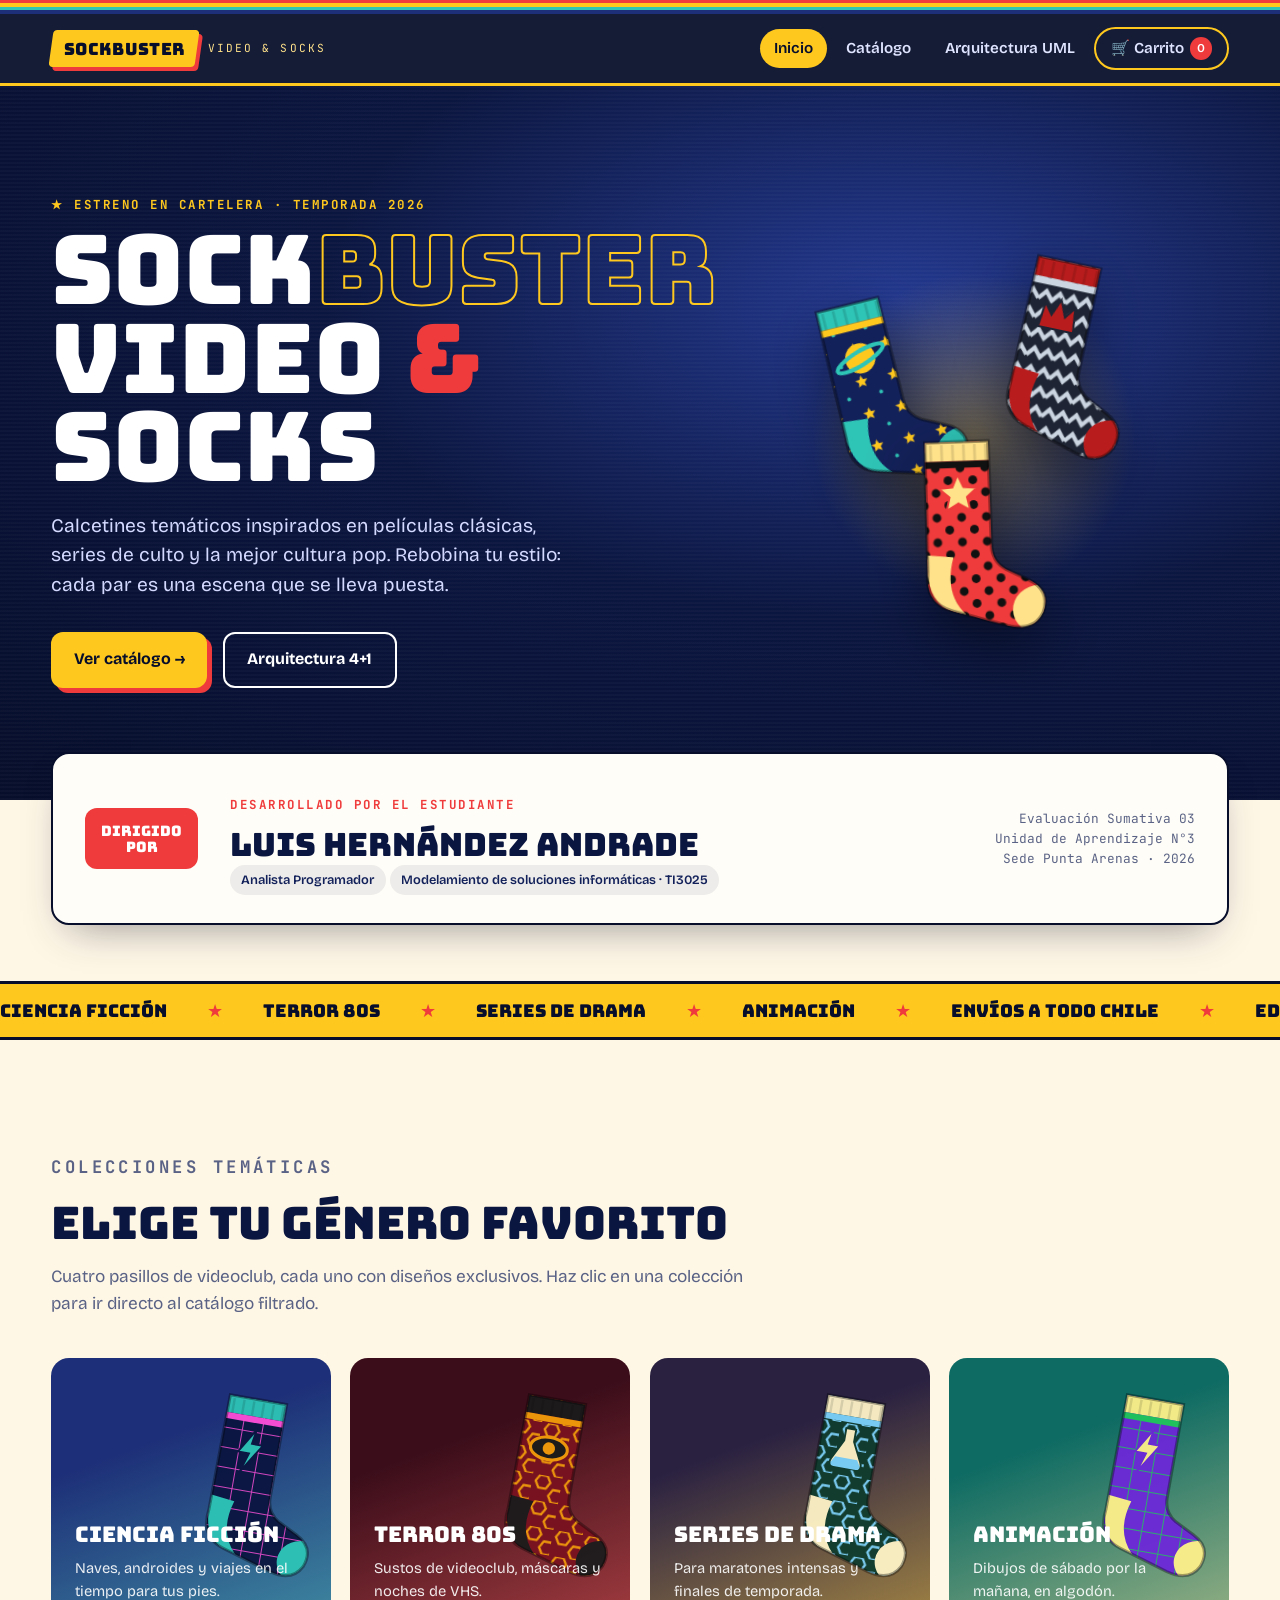
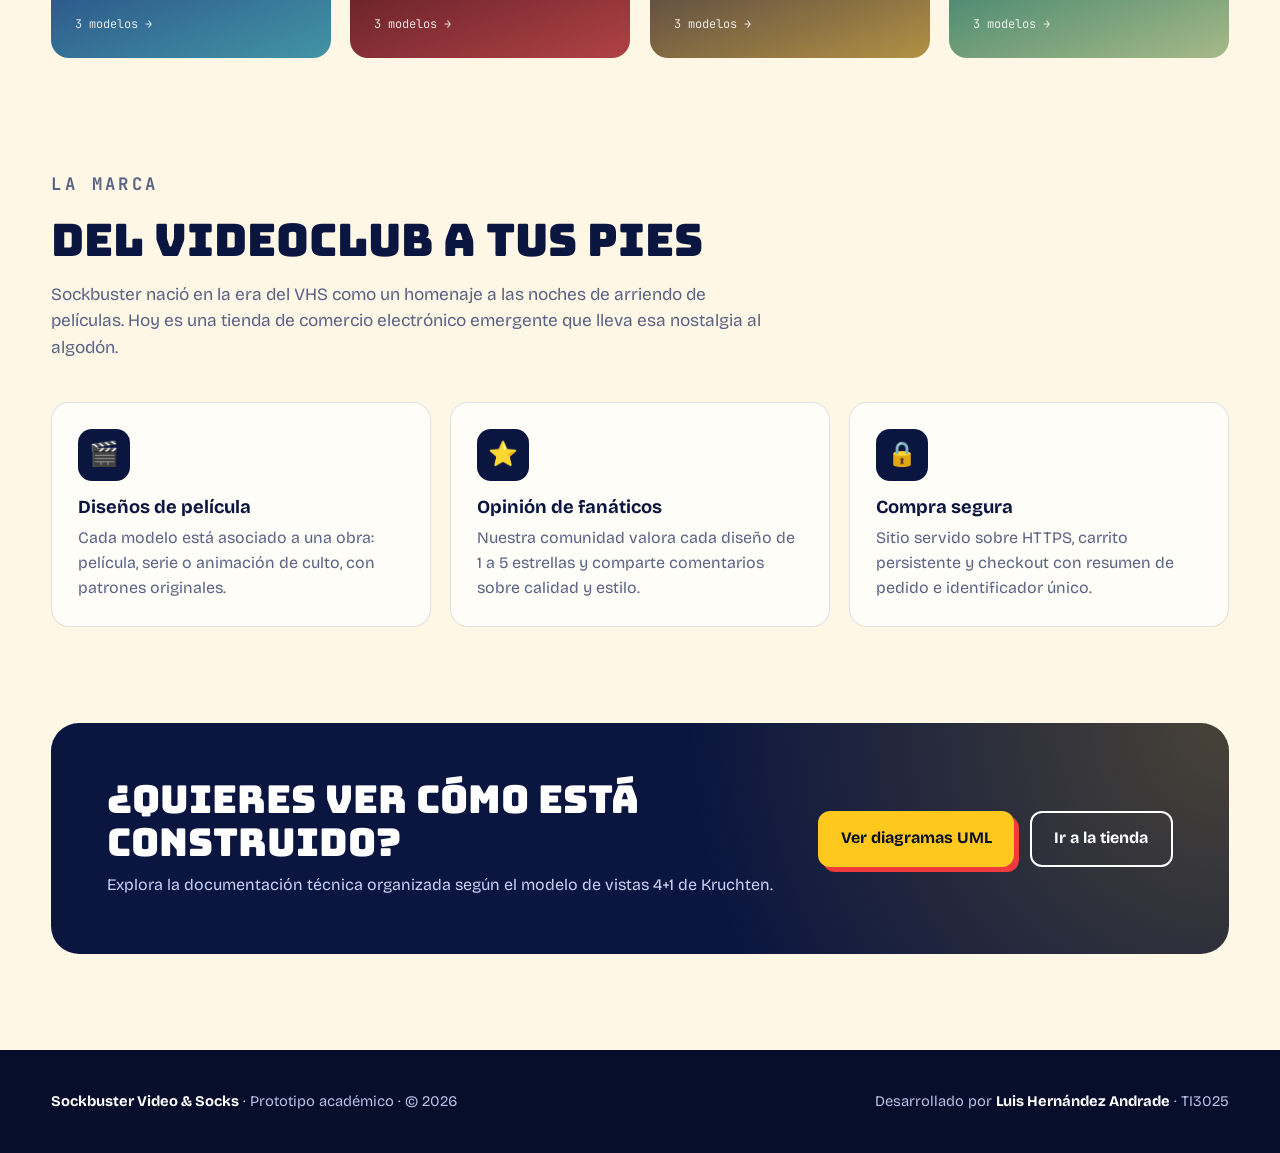
<file: index.html>
<!doctype html>
<html lang="es">
<head>
  <meta charset="utf-8">
  <meta name="viewport" content="width=device-width, initial-scale=1">
  <title>Sockbuster Video &amp; Socks — Calcetines de película</title>
  <meta name="description" content="Sockbuster Video & Socks: tienda online de calcetines temáticos inspirados en películas clásicas, series de culto y cultura pop.">
  <link rel="icon" href="data:image/svg+xml,<svg xmlns='http://www.w3.org/2000/svg' viewBox='0 0 100 100'><text y='.9em' font-size='90'>🧦</text></svg>">
  <link rel="preconnect" href="https://fonts.googleapis.com">
  <link rel="preconnect" href="https://fonts.gstatic.com" crossorigin>
  <link href="https://fonts.googleapis.com/css2?family=Bungee&family=Bricolage+Grotesque:opsz,wght@12..96,400;12..96,600;12..96,700&family=JetBrains+Mono:wght@500;700&display=swap" rel="stylesheet">
  <link rel="stylesheet" href="css/styles.css">
</head>
<body>
  <div class="vhs-stripes" aria-hidden="true"></div>
  <header class="site-header">
    <div class="container">
      <a class="brand" href="index.html" aria-label="Sockbuster, inicio">
        <span class="brand-ticket"><span>SOCKBUSTER</span></span>
        <small>Video &amp; Socks</small>
      </a>
      <button class="nav-toggle" aria-label="Abrir menú" aria-expanded="false">☰</button>
      <nav class="main-nav" aria-label="Principal">
        <a href="index.html" aria-current="page">Inicio</a>
        <a href="catalogo.html">Catálogo</a>
        <a href="diagramas.html">Arquitectura UML</a>
        <a class="cart-btn" href="catalogo.html#carrito">🛒 Carrito <span class="cart-count">0</span></a>
      </nav>
    </div>
  </header>

  <main>
    <!-- Banner principal -->
    <section class="hero">
      <div class="container hero-grid">
        <div>
          <p class="eyebrow">★ Estreno en cartelera · Temporada 2026</p>
          <h1>
            Sock<span class="outline">buster</span><br>
            Video <span class="amp">&amp;</span> Socks
          </h1>
          <p class="hero-lead">
            Calcetines temáticos inspirados en películas clásicas, series de culto y la mejor cultura pop.
            Rebobina tu estilo: cada par es una escena que se lleva puesta.
          </p>
          <div class="hero-cta">
            <a class="btn btn-primary" href="catalogo.html">Ver catálogo →</a>
            <a class="btn btn-ghost" href="diagramas.html">Arquitectura 4+1</a>
          </div>
        </div>
        <div class="hero-stage" id="hero-stage" aria-hidden="true">
          <div class="spot"></div>
        </div>
      </div>
    </section>

    <!-- Créditos: estudiante -->
    <section class="credits">
      <div class="container">
        <div class="credits-card">
          <div class="credits-badge">DIRIGIDO<br>POR</div>
          <div class="credits-names">
            <p class="eyebrow">Desarrollado por el estudiante</p>
            <h2>Luis Hernández Andrade</h2>
            <span class="chip">Analista Programador</span>
            <span class="chip">Modelamiento de soluciones informáticas · TI3025</span>
          </div>
          <div class="credits-meta">
            Evaluación Sumativa 03<br>
            Unidad de Aprendizaje N°3<br>
            Sede Punta Arenas · 2026
          </div>
        </div>
      </div>
    </section>

    <div class="marquee" aria-hidden="true" style="margin-top:3.5rem">
      <div class="marquee-track">
        <span>Ciencia Ficción</span><span>Terror 80s</span><span>Series de Drama</span><span>Animación</span><span>Envíos a todo Chile</span><span>Ediciones limitadas</span>
        <span>Ciencia Ficción</span><span>Terror 80s</span><span>Series de Drama</span><span>Animación</span><span>Envíos a todo Chile</span><span>Ediciones limitadas</span>
      </div>
    </div>

    <!-- Colecciones -->
    <section class="section">
      <div class="container">
        <div class="section-head reveal">
          <p class="eyebrow">Colecciones temáticas</p>
          <h2>Elige tu género favorito</h2>
          <p>Cuatro pasillos de videoclub, cada uno con diseños exclusivos. Haz clic en una colección para ir directo al catálogo filtrado.</p>
        </div>
        <div class="collections-grid" id="collections"></div>
      </div>
    </section>

    <!-- Sobre la marca -->
    <section class="section" style="padding-top:0">
      <div class="container">
        <div class="section-head reveal">
          <p class="eyebrow">La marca</p>
          <h2>Del videoclub a tus pies</h2>
          <p>Sockbuster nació en la era del VHS como un homenaje a las noches de arriendo de películas. Hoy es una tienda de comercio electrónico emergente que lleva esa nostalgia al algodón.</p>
        </div>
        <div class="features">
          <article class="feature reveal">
            <div class="icon">🎬</div>
            <h3>Diseños de película</h3>
            <p>Cada modelo está asociado a una obra: película, serie o animación de culto, con patrones originales.</p>
          </article>
          <article class="feature reveal">
            <div class="icon">⭐</div>
            <h3>Opinión de fanáticos</h3>
            <p>Nuestra comunidad valora cada diseño de 1 a 5 estrellas y comparte comentarios sobre calidad y estilo.</p>
          </article>
          <article class="feature reveal">
            <div class="icon">🔒</div>
            <h3>Compra segura</h3>
            <p>Sitio servido sobre HTTPS, carrito persistente y checkout con resumen de pedido e identificador único.</p>
          </article>
        </div>
      </div>
    </section>

    <section class="section" style="padding-top:0">
      <div class="container">
        <div class="cta-band reveal">
          <div>
            <h2>¿Quieres ver cómo está construido?</h2>
            <p>Explora la documentación técnica organizada según el modelo de vistas 4+1 de Kruchten.</p>
          </div>
          <div class="cta-actions">
            <a class="btn btn-primary" href="diagramas.html">Ver diagramas UML</a>
            <a class="btn btn-ghost" href="catalogo.html">Ir a la tienda</a>
          </div>
        </div>
      </div>
    </section>
  </main>

  <footer class="site-footer">
    <div class="container">
      <div><strong>Sockbuster Video &amp; Socks</strong> · Prototipo académico · © <span id="year">2026</span></div>
      <div>Desarrollado por <strong>Luis Hernández Andrade</strong> · TI3025</div>
    </div>
  </footer>

  <script src="js/main.js"></script>
  <script>
    (function () {
      const stage = document.getElementById("hero-stage");
      [1, 8, 10].forEach((id) => {
        const p = SB.PRODUCTOS.find((x) => x.id === id);
        const w = document.createElement("div");
        w.className = "sock";
        w.innerHTML = SB.sockSVG(p, "hero");
        stage.appendChild(w);
      });
      const wrap = document.getElementById("collections");
      const featured = { scifi: 2, terror: 5, drama: 7, anim: 11 };
      wrap.innerHTML = SB.CATEGORIAS.map((c) => {
        const n = SB.PRODUCTOS.filter((p) => p.categoria === c.id).length;
        const p = SB.PRODUCTOS.find((x) => x.id === featured[c.id]);
        return `<a class="collection-card reveal" href="catalogo.html?categoria=${c.id}"
                  style="background: linear-gradient(160deg, ${c.color} 30%, ${c.acento}cc 140%)">
          <div class="art">${SB.sockSVG(p, "col")}</div>
          <h3>${c.nombre}</h3>
          <p>${c.desc}</p>
          <span class="count">${n} modelos →</span>
        </a>`;
      }).join("");
    })();
  </script>
</body>
</html>
</file>
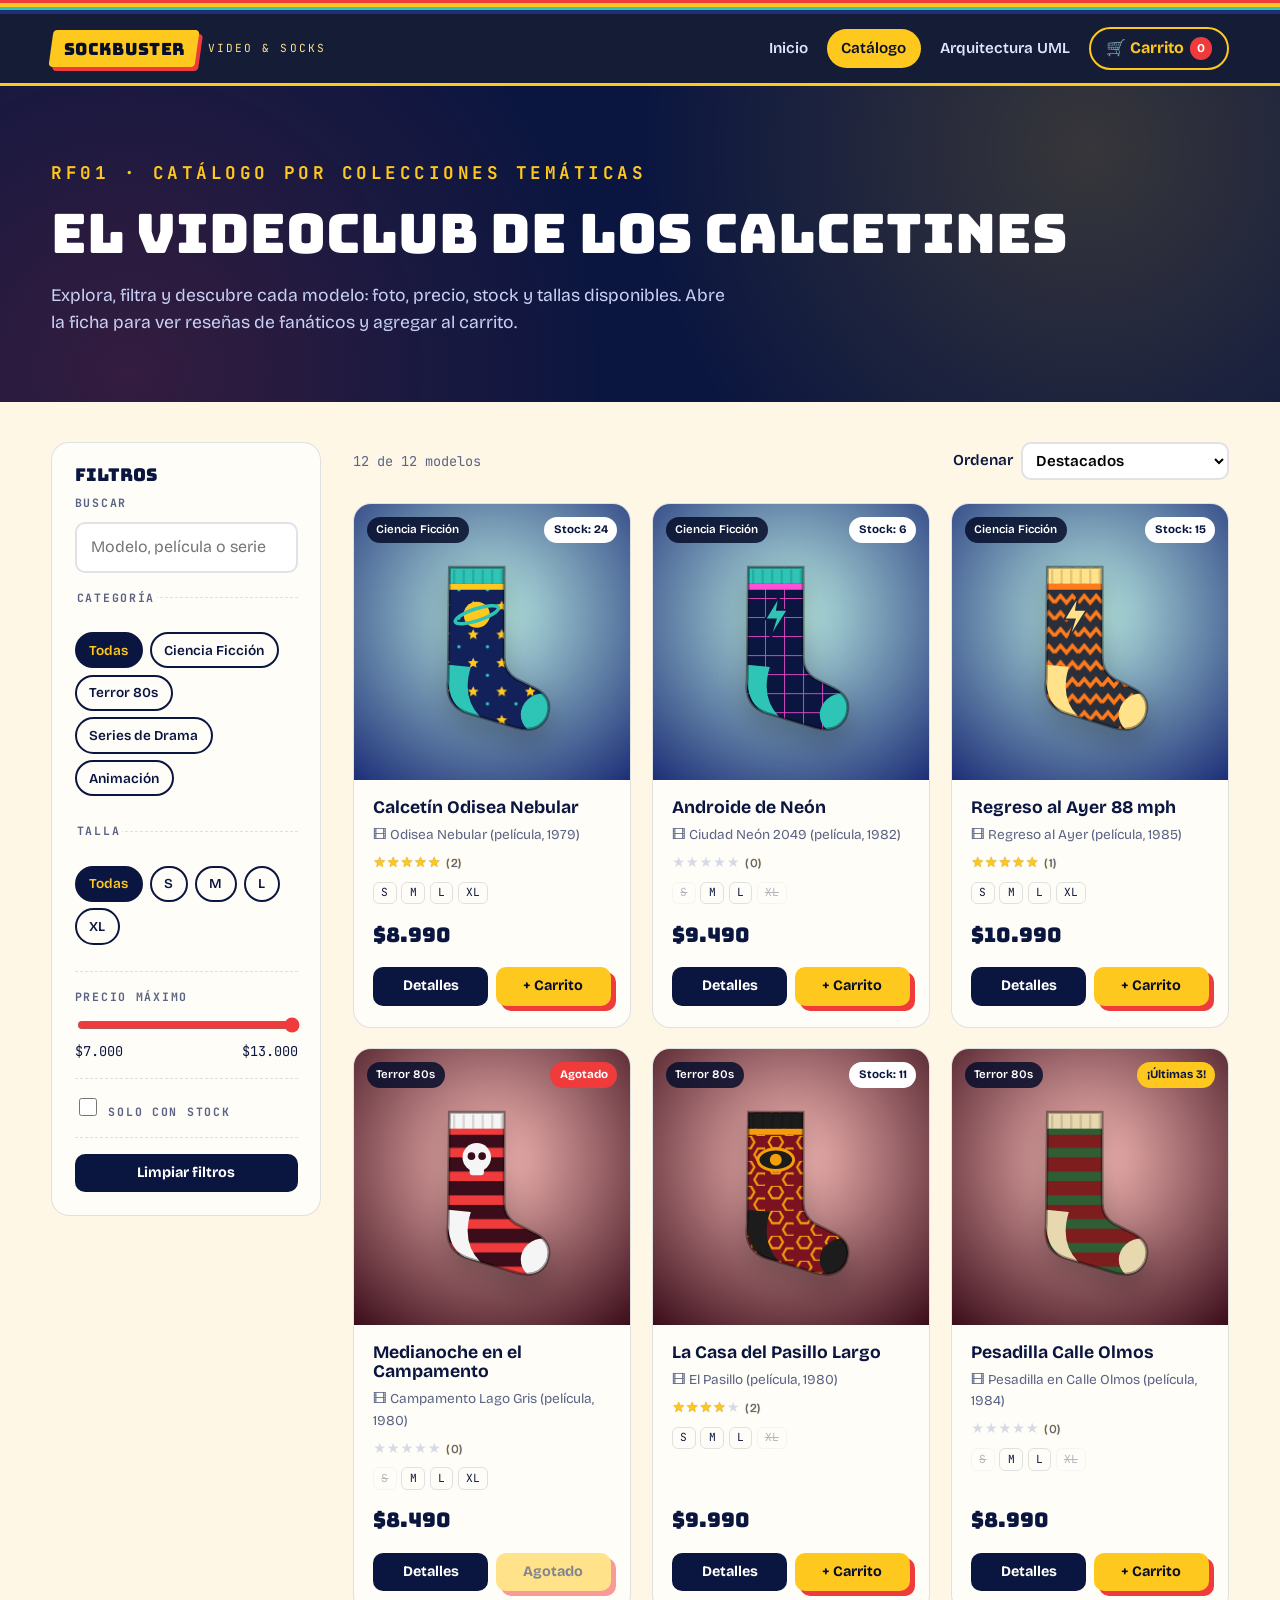
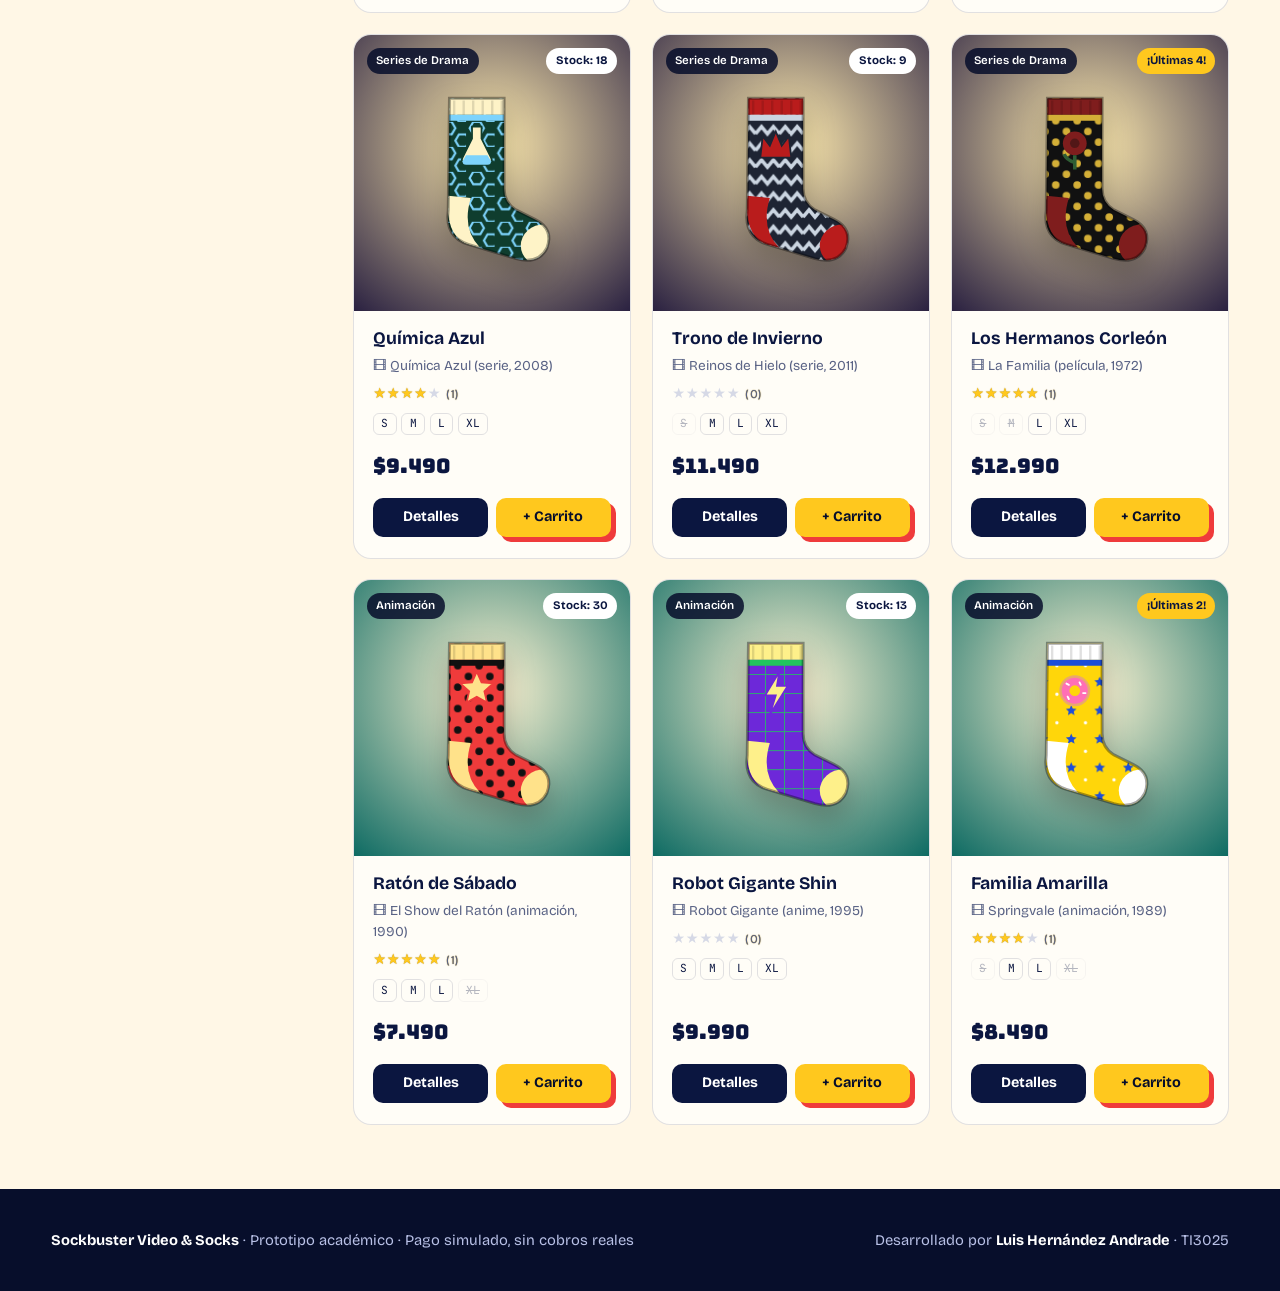
<file: catalogo.html>
<!doctype html>
<html lang="es">
<head>
  <meta charset="utf-8">
  <meta name="viewport" content="width=device-width, initial-scale=1">
  <title>Catálogo — Sockbuster Video &amp; Socks</title>
  <meta name="description" content="Catálogo interactivo de calcetines temáticos Sockbuster: filtra por colección, talla y precio.">
  <link rel="icon" href="data:image/svg+xml,<svg xmlns='http://www.w3.org/2000/svg' viewBox='0 0 100 100'><text y='.9em' font-size='90'>🧦</text></svg>">
  <link rel="preconnect" href="https://fonts.googleapis.com">
  <link rel="preconnect" href="https://fonts.gstatic.com" crossorigin>
  <link href="https://fonts.googleapis.com/css2?family=Bungee&family=Bricolage+Grotesque:opsz,wght@12..96,400;12..96,600;12..96,700&family=JetBrains+Mono:wght@500;700&display=swap" rel="stylesheet">
  <link rel="stylesheet" href="css/styles.css">
</head>
<body>
  <div class="vhs-stripes" aria-hidden="true"></div>
  <header class="site-header">
    <div class="container">
      <a class="brand" href="index.html" aria-label="Sockbuster, inicio">
        <span class="brand-ticket"><span>SOCKBUSTER</span></span>
        <small>Video &amp; Socks</small>
      </a>
      <button class="nav-toggle" aria-label="Abrir menú" aria-expanded="false">☰</button>
      <nav class="main-nav" aria-label="Principal">
        <a href="index.html">Inicio</a>
        <a href="catalogo.html" aria-current="page">Catálogo</a>
        <a href="diagramas.html">Arquitectura UML</a>
        <button class="cart-btn" id="open-cart" type="button">🛒 Carrito <span class="cart-count">0</span></button>
      </nav>
    </div>
  </header>

  <section class="page-hero">
    <div class="container">
      <p class="eyebrow">RF01 · Catálogo por colecciones temáticas</p>
      <h1>El videoclub de los calcetines</h1>
      <p>Explora, filtra y descubre cada modelo: foto, precio, stock y tallas disponibles. Abre la ficha para ver reseñas de fanáticos y agregar al carrito.</p>
    </div>
  </section>

  <main class="container catalog-layout">
    <aside class="filters" id="filters" aria-label="Filtros del catálogo">
      <h2>Filtros</h2>
      <div class="filter-group" style="border-top:0;margin-top:0;padding-top:0">
        <label for="q">Buscar</label>
        <input id="q" class="search" type="search" placeholder="Modelo, película o serie…">
      </div>
      <fieldset class="filter-group">
        <legend>Categoría</legend>
        <div class="chips" id="cat-chips"></div>
      </fieldset>
      <fieldset class="filter-group">
        <legend>Talla</legend>
        <div class="chips" id="size-chips"></div>
      </fieldset>
      <div class="filter-group">
        <label for="price">Precio máximo</label>
        <input id="price" type="range" min="7000" max="13000" step="500" value="13000">
        <div class="range-row"><span>$7.000</span><output id="price-out">$13.000</output></div>
      </div>
      <div class="filter-group">
        <label class="check"><input id="instock" type="checkbox"> Solo con stock</label>
      </div>
      <div class="filter-group">
        <button class="btn btn-dark btn-sm" id="reset" type="button" style="width:100%">Limpiar filtros</button>
      </div>
    </aside>

    <section aria-labelledby="results-title">
      <h2 id="results-title" class="sr-only" style="position:absolute;left:-9999px">Resultados</h2>
      <div class="catalog-toolbar">
        <div>
          <button class="btn btn-dark btn-sm filters-toggle" id="filters-toggle" type="button">⚙ Filtros</button>
          <span class="result-count" id="count" aria-live="polite"></span>
        </div>
        <div class="active-filters" id="active"></div>
        <label class="check" style="font-weight:600">Ordenar
          <select id="sort" class="search" style="width:auto;padding:.45rem .6rem">
            <option value="rel">Destacados</option>
            <option value="asc">Precio: menor a mayor</option>
            <option value="desc">Precio: mayor a menor</option>
            <option value="rating">Mejor valorados</option>
          </select>
        </label>
      </div>
      <div class="product-grid" id="grid"></div>
    </section>
  </main>

  <!-- Ficha de producto -->
  <dialog id="detail" aria-labelledby="detail-title">
    <button class="modal-close" data-close aria-label="Cerrar">✕</button>
    <div class="detail-grid" id="detail-content"></div>
  </dialog>

  <!-- Carrito -->
  <dialog id="cart" class="drawer" aria-labelledby="cart-title">
    <div class="drawer-head">
      <h2 id="cart-title">Tu carrito</h2>
      <button class="modal-close" data-close aria-label="Cerrar carrito">✕</button>
    </div>
    <div class="drawer-body" id="cart-body"></div>
    <div class="drawer-foot" id="cart-foot"></div>
  </dialog>

  <!-- Checkout -->
  <dialog id="checkout" aria-labelledby="checkout-title" style="max-width:560px">
    <button class="modal-close" data-close aria-label="Cerrar">✕</button>
    <div style="padding:2rem" id="checkout-body"></div>
  </dialog>

  <footer class="site-footer">
    <div class="container">
      <div><strong>Sockbuster Video &amp; Socks</strong> · Prototipo académico · Pago simulado, sin cobros reales</div>
      <div>Desarrollado por <strong>Luis Hernández Andrade</strong> · TI3025</div>
    </div>
  </footer>

  <script src="js/main.js"></script>
  <script src="js/catalogo.js"></script>
</body>
</html>
</file>
<file: css/styles.css>
/* =========================================================
   Sockbuster Video & Socks — estilos compartidos
   Estética: videoclub retro / cinta VHS / ticket de cine
   ========================================================= */
:root {
  --navy-900: #070e2b;
  --navy-800: #0b1640;
  --navy-700: #13215a;
  --navy-600: #1d2f78;
  --yellow: #ffc81e;
  --yellow-soft: #ffe28a;
  --red: #ef3b3b;
  --teal: #2ec4b6;
  --cream: #fff7e6;
  --paper: #fffdf7;
  --ink: #0b1640;
  --muted: #5a6385;
  --line: rgba(11, 22, 64, .12);
  --radius: 18px;
  --shadow: 0 18px 40px -18px rgba(7, 14, 43, .45);
  --font-display: "Bungee", "Impact", sans-serif;
  --font-body: "Bricolage Grotesque", "Segoe UI", system-ui, sans-serif;
  --font-mono: "JetBrains Mono", ui-monospace, monospace;
}

*, *::before, *::after { box-sizing: border-box; }
html { scroll-behavior: smooth; }
body {
  margin: 0;
  font-family: var(--font-body);
  color: var(--ink);
  background: var(--cream);
  line-height: 1.55;
  -webkit-font-smoothing: antialiased;
}
img, svg { max-width: 100%; display: block; }
a { color: inherit; }
button { font: inherit; cursor: pointer; }
:focus-visible { outline: 3px solid var(--yellow); outline-offset: 3px; }

.container { width: min(1200px, 92vw); margin-inline: auto; }

/* ---------- VHS stripes ---------- */
.vhs-stripes {
  height: 14px;
  background: linear-gradient(to bottom,
    var(--red) 0 25%, var(--yellow) 25% 50%, var(--teal) 50% 75%, var(--navy-600) 75% 100%);
}

/* ---------- Header ---------- */
.site-header {
  position: sticky; top: 0; z-index: 50;
  background: rgba(7, 14, 43, .94);
  backdrop-filter: blur(10px);
  color: #fff;
  border-bottom: 3px solid var(--yellow);
}
.site-header .container {
  display: flex; align-items: center; justify-content: space-between;
  gap: 1rem; padding-block: .8rem;
}
.brand {
  display: flex; align-items: center; gap: .7rem; text-decoration: none;
}
.brand-ticket {
  font-family: var(--font-display);
  background: var(--yellow); color: var(--navy-900);
  padding: .35rem .8rem; font-size: 1.05rem; letter-spacing: .02em;
  transform: skew(-8deg);
  border-radius: 4px;
  box-shadow: 4px 4px 0 var(--red);
}
.brand-ticket span { display: inline-block; transform: skew(8deg); }
.brand small {
  font-family: var(--font-mono); font-size: .7rem; letter-spacing: .18em;
  color: var(--yellow-soft); text-transform: uppercase;
}
.main-nav { display: flex; gap: .3rem; align-items: center; }
.main-nav a {
  text-decoration: none; padding: .5rem .9rem; border-radius: 999px;
  font-weight: 600; font-size: .95rem; color: #dfe4ff; transition: .2s;
}
.main-nav a:hover { background: rgba(255,255,255,.08); color: #fff; }
.main-nav a[aria-current="page"] { background: var(--yellow); color: var(--navy-900); }
.nav-toggle { display: none; background: none; border: 0; color: #fff; font-size: 1.6rem; }

.cart-btn {
  position: relative; border: 2px solid var(--yellow); background: transparent;
  color: var(--yellow); border-radius: 999px; padding: .45rem .9rem; font-weight: 700;
  display: inline-flex; gap: .4rem; align-items: center;
}
.cart-btn:hover { background: var(--yellow); color: var(--navy-900); }
.cart-count {
  background: var(--red); color: #fff; border-radius: 999px; min-width: 1.4rem;
  height: 1.4rem; display: inline-grid; place-items: center; font-size: .75rem;
}

@media (max-width: 760px) {
  .nav-toggle { display: block; }
  .main-nav {
    position: absolute; inset: 100% 0 auto 0; flex-direction: column;
    background: var(--navy-900); padding: 1rem; display: none;
    border-bottom: 3px solid var(--yellow);
  }
  .main-nav.open { display: flex; }
  .brand small { display: none; }
}

/* ---------- Buttons ---------- */
.btn {
  display: inline-flex; align-items: center; justify-content: center; gap: .5rem;
  padding: .85rem 1.4rem; border-radius: 12px; border: 0; font-weight: 700;
  text-decoration: none; transition: transform .15s, box-shadow .15s, background .2s;
}
.btn-primary { background: var(--yellow); color: var(--navy-900); box-shadow: 5px 5px 0 var(--red); }
.btn-primary:hover { transform: translate(-2px, -2px); box-shadow: 7px 7px 0 var(--red); }
.btn-primary:disabled { opacity: .5; cursor: not-allowed; transform: none; }
.btn-ghost { background: transparent; color: inherit; border: 2px solid currentColor; }
.btn-ghost:hover { background: rgba(255,255,255,.1); }
.btn-dark { background: var(--navy-800); color: #fff; }
.btn-dark:hover { background: var(--navy-600); }
.btn-sm { padding: .5rem .9rem; font-size: .9rem; border-radius: 10px; }

/* ---------- Typography ---------- */
.eyebrow {
  font-family: var(--font-mono); text-transform: uppercase; letter-spacing: .2em;
  font-size: .78rem; color: var(--red); font-weight: 700;
}
h1, h2, h3 { line-height: 1.1; margin: 0 0 .6rem; }
.display { font-family: var(--font-display); font-weight: 400; letter-spacing: .01em; }
.section { padding-block: clamp(3.5rem, 8vw, 6rem); }
.section-head { max-width: 720px; margin-bottom: 2.5rem; }
.section-head h2 { font-family: var(--font-display); font-weight: 400; font-size: clamp(1.8rem, 4vw, 2.8rem); }
.section-head p { color: var(--muted); font-size: 1.08rem; }

/* ---------- Page hero (inner pages) ---------- */
.page-hero {
  background:
    radial-gradient(circle at 85% 20%, rgba(255,200,30,.18), transparent 40%),
    radial-gradient(circle at 10% 90%, rgba(239,59,59,.18), transparent 40%),
    var(--navy-800);
  color: #fff; padding-block: 3.5rem 3rem; position: relative; overflow: hidden;
}
.page-hero h1 { font-family: var(--font-display); font-weight: 400; font-size: clamp(2rem, 5vw, 3.4rem); }
.page-hero p { color: #c9d0f5; max-width: 680px; font-size: 1.1rem; }
.page-hero .eyebrow { color: var(--yellow); }

/* ---------- Footer ---------- */
.site-footer { background: var(--navy-900); color: #b8c0e6; padding-block: 2.5rem; font-size: .92rem; }
.site-footer .container { display: flex; flex-wrap: wrap; gap: 1.5rem; justify-content: space-between; align-items: center; }
.site-footer strong { color: #fff; }
.site-footer a { color: var(--yellow); }

/* ---------- Generic chip / badge ---------- */
.chip {
  display: inline-flex; align-items: center; gap: .35rem; padding: .3rem .7rem;
  border-radius: 999px; font-size: .8rem; font-weight: 600;
  background: rgba(11,22,64,.07); color: var(--navy-700);
}
.chip.req { font-family: var(--font-mono); background: var(--navy-800); color: var(--yellow); }

/* ---------- Reveal animation ---------- */
.reveal { opacity: 0; transform: translateY(24px); transition: opacity .7s ease, transform .7s ease; }
.reveal.in { opacity: 1; transform: none; }
@media (prefers-reduced-motion: reduce) {
  .reveal { opacity: 1; transform: none; transition: none; }
  * { animation: none !important; }
}

/* ---------- Toast ---------- */
.toast {
  position: fixed; left: 50%; bottom: 1.5rem; transform: translate(-50%, 150%);
  background: var(--navy-900); color: #fff; padding: .85rem 1.3rem; border-radius: 12px;
  border-left: 5px solid var(--yellow); box-shadow: var(--shadow); z-index: 200;
  transition: transform .35s cubic-bezier(.2,.9,.3,1.3); font-weight: 600;
}
.toast.show { transform: translate(-50%, 0); }

/* =========================================================
   INDEX
   ========================================================= */
.hero {
  position: relative; overflow: hidden; color: #fff;
  background:
    repeating-linear-gradient(0deg, rgba(255,255,255,.025) 0 2px, transparent 2px 4px),
    radial-gradient(ellipse at 70% 30%, #23388f 0%, var(--navy-800) 45%, var(--navy-900) 100%);
  padding-block: clamp(3rem, 8vw, 6rem) clamp(4rem, 9vw, 7rem);
}
.hero-grid { display: grid; grid-template-columns: 1.1fr .9fr; gap: 3rem; align-items: center; }
.hero h1 {
  font-family: var(--font-display); font-weight: 400;
  font-size: clamp(2.8rem, 8vw, 6rem); line-height: .92; margin-bottom: 1.2rem;
}
.hero h1 .outline { color: transparent; -webkit-text-stroke: 2px var(--yellow); }
.hero h1 .amp { color: var(--red); }
.hero-lead { font-size: 1.2rem; color: #d3d9ff; max-width: 540px; }
.hero-cta { display: flex; flex-wrap: wrap; gap: 1rem; margin-top: 2rem; }
.hero .eyebrow { color: var(--yellow); }

.hero-stage { position: relative; aspect-ratio: 1 / 1; }
.hero-stage .spot {
  position: absolute; inset: 8%; border-radius: 50%;
  background: radial-gradient(circle, rgba(255,200,30,.35), transparent 65%);
  animation: pulse 5s ease-in-out infinite;
}
.hero-stage .sock { position: absolute; width: 46%; filter: drop-shadow(0 24px 30px rgba(0,0,0,.45)); }
.hero-stage .sock:nth-child(2) { left: 6%; top: 10%; transform: rotate(-14deg); animation: float 6s ease-in-out infinite; }
.hero-stage .sock:nth-child(3) { right: 4%; top: 2%; transform: rotate(12deg); animation: float 7s ease-in-out infinite reverse; }
.hero-stage .sock:nth-child(4) { left: 28%; bottom: 0; transform: rotate(-2deg); animation: float 5.5s ease-in-out infinite; }
@keyframes float { 50% { translate: 0 -16px; } }
@keyframes pulse { 50% { transform: scale(1.08); opacity: .7; } }

.marquee {
  background: var(--yellow); color: var(--navy-900); overflow: hidden; white-space: nowrap;
  font-family: var(--font-display); font-size: 1.1rem; padding-block: .8rem;
  border-block: 3px solid var(--navy-900);
}
.marquee-track { display: inline-flex; gap: 2.5rem; animation: marquee 28s linear infinite; }
.marquee-track span::after { content: "★"; margin-left: 2.5rem; color: var(--red); }
@keyframes marquee { to { transform: translateX(-50%); } }

.credits {
  position: relative; margin-top: -3rem; z-index: 2;
}
.credits-card {
  background: var(--paper); border-radius: var(--radius); box-shadow: var(--shadow);
  display: grid; grid-template-columns: auto 1fr auto; gap: 2rem; align-items: center;
  padding: 1.8rem 2rem; border: 2px solid var(--navy-900);
}
.credits-badge {
  font-family: var(--font-display); background: var(--red); color: #fff;
  padding: .9rem 1rem; border-radius: 12px; text-align: center; line-height: 1.1; font-size: .9rem;
}
.credits-names h2 { font-family: var(--font-display); font-weight: 400; font-size: clamp(1.4rem, 3vw, 2rem); margin: .2rem 0; }
.credits-meta { font-family: var(--font-mono); font-size: .8rem; color: var(--muted); text-align: right; }
@media (max-width: 760px) {
  .hero-grid { grid-template-columns: 1fr; }
  .hero-stage { max-width: 380px; margin-inline: auto; }
  .credits-card { grid-template-columns: 1fr; text-align: center; }
  .credits-meta { text-align: center; }
}

.collections-grid { display: grid; grid-template-columns: repeat(4, 1fr); gap: 1.2rem; }
.collection-card {
  position: relative; border-radius: var(--radius); padding: 1.5rem; min-height: 300px;
  color: #fff; text-decoration: none; overflow: hidden; display: flex; flex-direction: column;
  justify-content: flex-end; transition: transform .25s; isolation: isolate;
}
.collection-card:hover { transform: translateY(-6px) rotate(-.6deg); }
.collection-card .art { position: absolute; top: 1rem; right: -1rem; width: 62%; z-index: -1; opacity: .95; transform: rotate(10deg); transition: transform .4s; }
.collection-card:hover .art { transform: rotate(0) scale(1.05); }
.collection-card h3 { font-family: var(--font-display); font-weight: 400; font-size: 1.35rem; }
.collection-card p { margin: 0; font-size: .92rem; opacity: .9; }
.collection-card .count { font-family: var(--font-mono); font-size: .75rem; margin-top: .8rem; opacity: .85; }
@media (max-width: 960px) { .collections-grid { grid-template-columns: repeat(2, 1fr); } }
@media (max-width: 520px) { .collections-grid { grid-template-columns: 1fr; } }

.features { display: grid; grid-template-columns: repeat(3, 1fr); gap: 1.2rem; }
.feature {
  background: var(--paper); border: 1px solid var(--line); border-radius: var(--radius);
  padding: 1.6rem;
}
.feature .icon {
  width: 52px; height: 52px; border-radius: 14px; display: grid; place-items: center;
  background: var(--navy-800); color: var(--yellow); font-size: 1.5rem; margin-bottom: 1rem;
}
.feature h3 { font-size: 1.15rem; }
.feature p { color: var(--muted); margin: 0; }
@media (max-width: 860px) { .features { grid-template-columns: 1fr; } }

.cta-band {
  background: var(--navy-800); color: #fff; border-radius: 28px; padding: clamp(2rem, 5vw, 3.5rem);
  display: grid; grid-template-columns: 1fr auto; gap: 2rem; align-items: center;
  background-image: radial-gradient(circle at 100% 0, rgba(255,200,30,.25), transparent 45%);
}
.cta-band h2 { font-family: var(--font-display); font-weight: 400; font-size: clamp(1.6rem, 3.5vw, 2.4rem); }
.cta-band p { color: #c9d0f5; margin: 0; }
.cta-actions { display: flex; gap: 1rem; flex-wrap: wrap; }
@media (max-width: 760px) { .cta-band { grid-template-columns: 1fr; } }

/* =========================================================
   CATÁLOGO
   ========================================================= */
.catalog-layout { display: grid; grid-template-columns: 270px 1fr; gap: 2rem; padding-block: 2.5rem 4rem; }
.filters {
  position: sticky; top: 90px; align-self: start; background: var(--paper);
  border: 1px solid var(--line); border-radius: var(--radius); padding: 1.4rem;
}
.filters h2 { font-family: var(--font-display); font-weight: 400; font-size: 1.1rem; }
.filter-group { border-top: 1px dashed var(--line); padding-top: 1rem; margin-top: 1rem; }
.filter-group > label, .filter-group > legend {
  font-family: var(--font-mono); font-size: .72rem; letter-spacing: .15em; text-transform: uppercase;
  color: var(--muted); font-weight: 700; display: block; margin-bottom: .6rem;
}
fieldset.filter-group { border-left: 0; border-right: 0; border-bottom: 0; margin-inline: 0; padding-inline: 0; }
.search {
  width: 100%; padding: .7rem .9rem; border-radius: 10px; border: 2px solid var(--line);
  font: inherit; background: #fff;
}
.search:focus { border-color: var(--navy-700); outline: none; }
.chips { display: flex; flex-wrap: wrap; gap: .4rem; }
.chip-btn {
  border: 2px solid var(--navy-800); background: transparent; border-radius: 999px;
  padding: .35rem .8rem; font-weight: 600; font-size: .85rem; color: var(--navy-800); transition: .15s;
}
.chip-btn:hover { background: rgba(11,22,64,.06); }
.chip-btn[aria-pressed="true"] { background: var(--navy-800); color: var(--yellow); }
.range-row { display: flex; justify-content: space-between; font-family: var(--font-mono); font-size: .85rem; }
input[type="range"] { width: 100%; accent-color: var(--red); }
.check { display: flex; gap: .5rem; align-items: center; font-weight: 600; font-size: .95rem; }
.check input { accent-color: var(--red); width: 18px; height: 18px; }
select.search { appearance: auto; }

.catalog-toolbar {
  display: flex; justify-content: space-between; align-items: center; gap: 1rem; flex-wrap: wrap;
  margin-bottom: 1.4rem;
}
.result-count { font-family: var(--font-mono); font-size: .85rem; color: var(--muted); }
.active-filters { display: flex; gap: .4rem; flex-wrap: wrap; }

.product-grid { display: grid; grid-template-columns: repeat(auto-fill, minmax(230px, 1fr)); gap: 1.3rem; }
.product-card {
  background: var(--paper); border-radius: var(--radius); overflow: hidden; border: 1px solid var(--line);
  display: flex; flex-direction: column; transition: transform .2s, box-shadow .2s;
  animation: cardIn .45s ease both;
}
@keyframes cardIn { from { opacity: 0; transform: translateY(14px) scale(.98); } }
.product-card:hover { transform: translateY(-5px); box-shadow: var(--shadow); }
.product-media {
  position: relative; aspect-ratio: 1 / 1; display: grid; place-items: center; padding: 1.4rem;
  border: 0; width: 100%;
}
.product-media svg { width: 72%; transition: transform .35s; filter: drop-shadow(0 14px 14px rgba(0,0,0,.25)); }
.product-card:hover .product-media svg { transform: rotate(-6deg) scale(1.05); }
.product-media .tag {
  position: absolute; top: .8rem; left: .8rem; background: rgba(7,14,43,.85); color: #fff;
  font-size: .72rem; padding: .25rem .6rem; border-radius: 999px; font-weight: 600;
}
.stock-badge {
  position: absolute; top: .8rem; right: .8rem; font-size: .72rem; padding: .25rem .6rem;
  border-radius: 999px; font-weight: 700; background: #fff; color: var(--navy-800);
}
.stock-badge.low { background: var(--yellow); }
.stock-badge.out { background: var(--red); color: #fff; }
.product-body { padding: 1.1rem 1.2rem 1.3rem; display: flex; flex-direction: column; gap: .45rem; flex: 1; }
.product-body h3 { font-size: 1.1rem; margin: 0; }
.product-obra { font-size: .85rem; color: var(--muted); }
.product-meta { display: flex; justify-content: space-between; align-items: center; margin-top: auto; padding-top: .5rem; }
.price { font-family: var(--font-display); font-size: 1.25rem; color: var(--navy-800); }
.sizes { display: flex; gap: .3rem; flex-wrap: wrap; }
.size-pill { font-family: var(--font-mono); font-size: .7rem; border: 1px solid var(--line); padding: .1rem .45rem; border-radius: 6px; }
.stars { color: var(--yellow); letter-spacing: .05em; font-size: .9rem; text-shadow: 0 0 1px #a07800; }
.stars .muted { color: #d6d9e6; text-shadow: none; }
.card-actions { display: flex; gap: .5rem; margin-top: .6rem; }
.card-actions .btn { flex: 1; }

.empty-state {
  grid-column: 1 / -1; text-align: center; padding: 3rem 1rem; border: 2px dashed var(--line);
  border-radius: var(--radius); background: var(--paper);
}
.empty-state .display { font-size: 1.5rem; }

.filters-toggle { display: none; }
@media (max-width: 900px) {
  .catalog-layout { grid-template-columns: 1fr; }
  .filters { position: static; display: none; }
  .filters.open { display: block; }
  .filters-toggle { display: inline-flex; }
}

/* ---------- Modal / drawer ---------- */
dialog {
  border: 0; padding: 0; border-radius: 24px; max-width: min(960px, 94vw); width: 100%;
  background: var(--paper); color: var(--ink); box-shadow: 0 40px 80px -20px rgba(0,0,0,.6);
}
dialog::backdrop { background: rgba(7,14,43,.7); backdrop-filter: blur(4px); }
dialog[open] { animation: pop .3s cubic-bezier(.2,.9,.3,1.2); }
@keyframes pop { from { opacity: 0; transform: scale(.95) translateY(10px); } }
.modal-close {
  position: absolute; top: .9rem; right: .9rem; width: 40px; height: 40px; border-radius: 50%;
  border: 0; background: var(--navy-900); color: #fff; font-size: 1.2rem; z-index: 2;
}
.detail-grid { display: grid; grid-template-columns: 1fr 1.1fr; }
.detail-media { display: grid; place-items: center; padding: 2.5rem; min-height: 360px; }
.detail-media svg { width: 78%; filter: drop-shadow(0 22px 22px rgba(0,0,0,.3)); }
.detail-info { padding: 2rem 2rem 2rem 1.6rem; max-height: 86vh; overflow: auto; }
.detail-info h2 { font-family: var(--font-display); font-weight: 400; font-size: 1.8rem; padding-right: 2.5rem; }
.detail-info .price { font-size: 1.8rem; }
.spec-list { display: grid; grid-template-columns: auto 1fr; gap: .35rem 1rem; font-size: .92rem; margin: 1rem 0; }
.spec-list dt { font-family: var(--font-mono); color: var(--muted); font-size: .8rem; text-transform: uppercase; letter-spacing: .08em; }
.spec-list dd { margin: 0; font-weight: 600; }
.size-select { display: flex; gap: .5rem; margin: .4rem 0 1rem; }
.size-select button {
  width: 50px; height: 44px; border-radius: 10px; border: 2px solid var(--navy-800); background: #fff;
  font-weight: 700; font-family: var(--font-mono);
}
.size-select button[aria-pressed="true"] { background: var(--navy-800); color: var(--yellow); }
.qty { display: inline-flex; border: 2px solid var(--navy-800); border-radius: 10px; overflow: hidden; }
.qty button { width: 38px; border: 0; background: #fff; font-weight: 700; font-size: 1.1rem; }
.qty button:hover { background: var(--cream); }
.qty output, .qty span { min-width: 40px; display: grid; place-items: center; font-weight: 700; font-family: var(--font-mono); }
.buy-row { display: flex; gap: .8rem; align-items: center; flex-wrap: wrap; }

.reviews { border-top: 2px dashed var(--line); margin-top: 1.6rem; padding-top: 1.2rem; }
.reviews h3 { font-family: var(--font-display); font-weight: 400; font-size: 1.15rem; }
.review { padding: .8rem 0; border-bottom: 1px solid var(--line); }
.review-head { display: flex; justify-content: space-between; gap: 1rem; font-size: .9rem; }
.review-head strong { font-weight: 700; }
.review p { margin: .3rem 0 0; font-size: .95rem; }
.review-form { display: grid; gap: .7rem; margin-top: 1rem; background: var(--cream); padding: 1rem; border-radius: 14px; }
.review-form textarea { min-height: 80px; resize: vertical; }
.star-input { display: flex; flex-direction: row-reverse; justify-content: flex-end; gap: .15rem; }
.star-input input { position: absolute; opacity: 0; pointer-events: none; }
.star-input label { font-size: 1.7rem; color: #cfd3e3; cursor: pointer; transition: .1s; line-height: 1; }
.star-input input:checked ~ label, .star-input label:hover, .star-input label:hover ~ label { color: var(--yellow); }
.star-input input:focus-visible + label { outline: 2px solid var(--navy-700); border-radius: 4px; }
.login-note { font-size: .85rem; color: var(--muted); }
@media (max-width: 760px) {
  .detail-grid { grid-template-columns: 1fr; }
  .detail-media { min-height: 240px; padding: 1.5rem; }
  .detail-info { max-height: none; }
}

/* cart drawer */
.drawer {
  margin: 0 0 0 auto; height: 100vh; max-height: 100vh; max-width: 440px; border-radius: 0;
  display: none; flex-direction: column;
}
.drawer[open] { display: flex; animation: slideIn .35s cubic-bezier(.2,.9,.3,1); }
@keyframes slideIn { from { transform: translateX(100%); } }
.drawer-head { background: var(--navy-800); color: #fff; padding: 1.3rem 1.4rem; display: flex; justify-content: space-between; align-items: center; }
.drawer-head h2 { font-family: var(--font-display); font-weight: 400; margin: 0; font-size: 1.3rem; }
.drawer-head .modal-close { position: static; background: var(--yellow); color: var(--navy-900); }
.drawer-body { flex: 1; overflow: auto; padding: 1.2rem 1.4rem; }
.drawer-foot { padding: 1.2rem 1.4rem; border-top: 2px dashed var(--line); background: var(--cream); }
.cart-item { display: grid; grid-template-columns: 64px 1fr auto; gap: .9rem; align-items: center; padding: .8rem 0; border-bottom: 1px solid var(--line); }
.cart-thumb { width: 64px; height: 64px; border-radius: 12px; display: grid; place-items: center; padding: 6px; }
.cart-item h4 { margin: 0; font-size: .98rem; }
.cart-item small { color: var(--muted); font-family: var(--font-mono); }
.cart-item .qty button { width: 30px; }
.cart-item .qty span { min-width: 30px; }
.link-btn { background: none; border: 0; color: var(--red); font-weight: 600; font-size: .82rem; padding: 0; text-decoration: underline; }
.total-row { display: flex; justify-content: space-between; font-size: 1.05rem; margin-bottom: .4rem; }
.total-row.big { font-family: var(--font-display); font-size: 1.35rem; }

/* checkout */
.steps { display: flex; gap: .4rem; margin-bottom: 1.2rem; }
.steps span { flex: 1; height: 6px; border-radius: 999px; background: var(--line); }
.steps span.on { background: var(--red); }
.summary-table { width: 100%; border-collapse: collapse; font-size: .92rem; }
.summary-table th, .summary-table td { padding: .5rem .3rem; border-bottom: 1px solid var(--line); text-align: left; }
.summary-table td:last-child, .summary-table th:last-child { text-align: right; }
.order-id {
  font-family: var(--font-mono); font-size: 1.3rem; background: var(--navy-900); color: var(--yellow);
  padding: .8rem 1rem; border-radius: 12px; text-align: center; letter-spacing: .08em; margin: 1rem 0;
}
.ticket {
  background: #fff; border-radius: 16px; padding: 1.3rem; border: 2px dashed var(--navy-800); position: relative;
}
.spinner {
  width: 54px; height: 54px; border-radius: 50%; border: 6px solid var(--line); border-top-color: var(--red);
  animation: spin .9s linear infinite; margin: 1.5rem auto;
}
@keyframes spin { to { transform: rotate(360deg); } }
.notice { padding: .8rem 1rem; border-radius: 12px; font-weight: 600; margin: .8rem 0; }
.notice.error { background: #ffe1e1; color: #9b1c1c; }
.notice.ok { background: #dcf7f3; color: #0b6157; }
.form-grid { display: grid; gap: .7rem; }
.form-grid label { font-size: .85rem; font-weight: 600; display: grid; gap: .25rem; }

/* =========================================================
   DIAGRAMAS
   ========================================================= */
.view-nav {
  position: sticky; top: 66px; z-index: 30; background: rgba(255,247,230,.95); backdrop-filter: blur(8px);
  border-bottom: 1px solid var(--line);
}
.view-nav ul { list-style: none; margin: 0; padding: .7rem 0; display: flex; gap: .5rem; overflow-x: auto; }
.view-nav a {
  display: inline-flex; gap: .5rem; align-items: center; white-space: nowrap; text-decoration: none;
  padding: .45rem .9rem; border-radius: 999px; font-weight: 600; font-size: .9rem; border: 2px solid transparent;
}
.view-nav a .n { font-family: var(--font-mono); font-size: .72rem; background: var(--navy-800); color: var(--yellow); border-radius: 6px; padding: .05rem .35rem; }
.view-nav a.active { border-color: var(--navy-800); background: #fff; }

.model-41 { display: grid; grid-template-columns: repeat(3, 1fr); grid-template-rows: auto auto; gap: 1rem; }
.model-41 a {
  text-decoration: none; border-radius: var(--radius); padding: 1.3rem; color: #fff;
  display: flex; flex-direction: column; gap: .3rem; transition: transform .2s; min-height: 140px;
}
.model-41 a:hover { transform: translateY(-4px); }
.model-41 a strong { font-family: var(--font-display); font-weight: 400; font-size: 1.15rem; }
.model-41 a span { font-size: .88rem; opacity: .9; }
.model-41 a em { font-style: normal; font-family: var(--font-mono); font-size: .72rem; opacity: .8; margin-top: auto; }
.model-41 .v-logica { background: var(--navy-700); }
.model-41 .v-desarrollo { background: #6a3fb5; }
.model-41 .v-procesos { background: #0e8a7e; }
.model-41 .v-fisica { background: #c2410c; }
.model-41 .v-escenarios { background: var(--red); grid-column: 2; grid-row: 1 / span 2; justify-content: center; text-align: center; align-items: center; }
.model-41 .v-escenarios strong { font-size: 1.5rem; }
.model-41 .v-logica { grid-column: 1; grid-row: 1; }
.model-41 .v-desarrollo { grid-column: 3; grid-row: 1; }
.model-41 .v-procesos { grid-column: 1; grid-row: 2; }
.model-41 .v-fisica { grid-column: 3; grid-row: 2; }
@media (max-width: 760px) {
  .model-41 { grid-template-columns: 1fr; }
  .model-41 a { grid-column: 1 !important; grid-row: auto !important; }
}

.req-grid { display: grid; grid-template-columns: repeat(3, 1fr); gap: 1rem; }
.req {
  background: var(--paper); border: 1px solid var(--line); border-radius: 14px; padding: 1.1rem 1.2rem;
}
.req .chip.req { margin-bottom: .5rem; }
.req h3 { font-size: 1rem; margin-bottom: .3rem; }
.req p { color: var(--muted); font-size: .9rem; margin: 0; }
@media (max-width: 900px) { .req-grid { grid-template-columns: 1fr 1fr; } }
@media (max-width: 560px) { .req-grid { grid-template-columns: 1fr; } }

.view-section { padding-block: 4rem; border-top: 1px solid var(--line); scroll-margin-top: 120px; }
.view-section:nth-of-type(even) { background: #fffaf0; }
.view-header { display: grid; grid-template-columns: auto 1fr; gap: 1.4rem; align-items: start; margin-bottom: 2rem; }
.view-number {
  font-family: var(--font-display); font-size: 3rem; line-height: 1; color: #fff;
  width: 84px; height: 84px; border-radius: 20px; display: grid; place-items: center;
}
.view-header h2 { font-family: var(--font-display); font-weight: 400; font-size: clamp(1.6rem, 3.5vw, 2.3rem); margin: 0 0 .3rem; }
.view-header p { color: var(--muted); margin: 0; max-width: 760px; }
.view-tags { display: flex; gap: .4rem; flex-wrap: wrap; margin-top: .7rem; }

.diagram-card {
  background: #fff; border-radius: 22px; border: 1px solid var(--line); box-shadow: 0 10px 30px -20px rgba(7,14,43,.5);
  overflow: hidden; margin-bottom: 1.6rem;
}
.diagram-toolbar {
  display: flex; justify-content: space-between; align-items: center; gap: 1rem; flex-wrap: wrap;
  padding: .9rem 1.2rem; border-bottom: 1px solid var(--line); background: #fbfbfe;
}
.diagram-toolbar h3 { margin: 0; font-size: 1.05rem; }
.diagram-toolbar .tools { display: flex; gap: .4rem; flex-wrap: wrap; }
.tool-btn {
  border: 1px solid var(--line); background: #fff; border-radius: 8px; padding: .35rem .7rem;
  font-size: .82rem; font-weight: 600; color: var(--navy-800); text-decoration: none; display: inline-flex; align-items: center; gap: .3rem;
}
.tool-btn:hover { border-color: var(--navy-800); }
.tool-btn[aria-pressed="true"] { background: var(--navy-800); color: #fff; }
.diagram-canvas {
  padding: 1.5rem; overflow: auto; min-height: 220px; display: grid; place-items: center;
  background-image: radial-gradient(rgba(11,22,64,.08) 1px, transparent 1px); background-size: 18px 18px;
}
.diagram-canvas .mermaid { width: 100%; display: flex; justify-content: center; }
.diagram-canvas .mermaid svg { max-width: 100% !important; height: auto; }
.diagram-canvas.zoomed .mermaid svg { max-width: none !important; }
.diagram-canvas pre.mermaid { visibility: hidden; margin: 0; }
.diagram-canvas pre.mermaid[data-processed] { visibility: visible; }
.diagram-canvas .original { max-width: 100%; border-radius: 10px; }
.diagram-source { display: none; margin: 0; padding: 1.2rem; background: var(--navy-900); color: #d6dcff; font-family: var(--font-mono); font-size: .78rem; max-height: 420px; overflow: auto; white-space: pre; }
.diagram-card.show-source .diagram-source { display: block; }

.explain-grid { display: grid; grid-template-columns: repeat(3, 1fr); gap: 1rem; }
.explain {
  background: var(--paper); border: 1px solid var(--line); border-radius: 14px; padding: 1.1rem 1.2rem;
}
.explain h4 { margin: 0 0 .4rem; font-size: .98rem; display: flex; gap: .5rem; align-items: center; }
.explain p, .explain ul { color: var(--muted); font-size: .9rem; margin: 0; }
.explain ul { padding-left: 1.1rem; }
.explain li { margin-bottom: .2rem; }
@media (max-width: 900px) { .explain-grid { grid-template-columns: 1fr; } }

.two-col { display: grid; grid-template-columns: 1fr 1fr; gap: 1.6rem; }
@media (max-width: 1000px) { .two-col { grid-template-columns: 1fr; } }

.trace-wrap { overflow-x: auto; background: #fff; border-radius: 18px; border: 1px solid var(--line); }
.trace { width: 100%; border-collapse: collapse; font-size: .88rem; min-width: 820px; }
.trace th, .trace td { padding: .75rem .9rem; border-bottom: 1px solid var(--line); text-align: left; vertical-align: top; }
.trace thead th { background: var(--navy-800); color: #fff; font-weight: 600; position: sticky; top: 0; }
.trace tbody tr:hover { background: var(--cream); }
.trace td:first-child { font-weight: 700; }

.story-grid { display: grid; grid-template-columns: repeat(2, 1fr); gap: 1rem; margin-bottom: 2rem; }
.story {
  background: #fff; border-radius: 16px; padding: 1.2rem 1.3rem; border-left: 6px solid var(--red);
  box-shadow: 0 8px 20px -16px rgba(7,14,43,.5);
}
.story .who { font-family: var(--font-mono); font-size: .72rem; text-transform: uppercase; letter-spacing: .14em; color: var(--red); font-weight: 700; }
.story p { margin: .4rem 0 .6rem; }
.story .views { display: flex; gap: .3rem; flex-wrap: wrap; }
@media (max-width: 760px) { .story-grid { grid-template-columns: 1fr; } }

.lightbox { max-width: 96vw; max-height: 94vh; padding: 0; background: #fff; }
.lightbox img { max-height: 88vh; width: auto; margin: auto; }
.lightbox .lb-body { padding: 1rem; overflow: auto; max-height: 94vh; }
</file>
